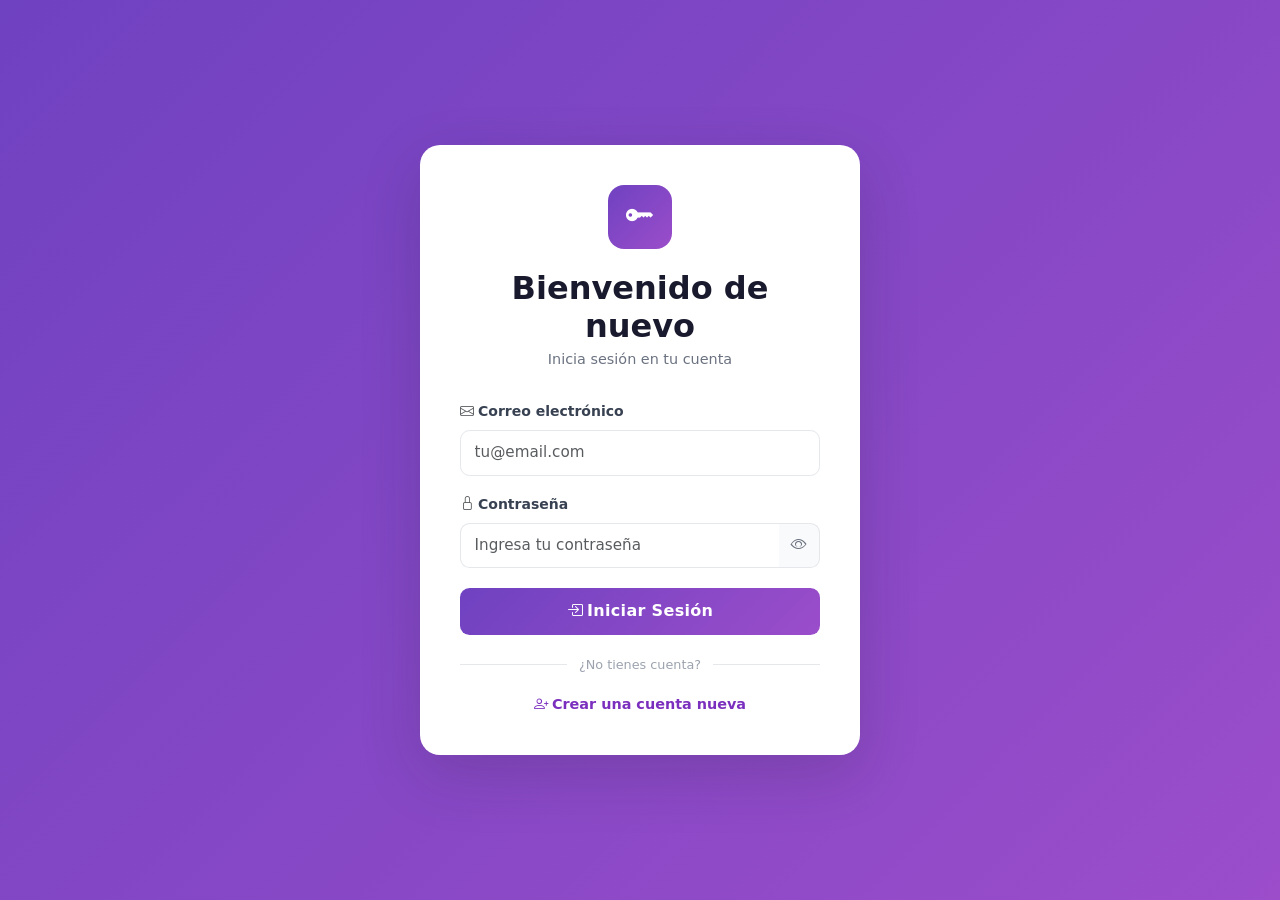
<file: auth-ui-git/index.html>
<!DOCTYPE html>
<html lang="es">
<head>
  <meta charset="UTF-8" />
  <meta name="viewport" content="width=device-width, initial-scale=1.0" />
  <title>Iniciar Sesión</title>

  <!-- Bootstrap 5 -->
  <link rel="stylesheet" href="https://cdn.jsdelivr.net/npm/bootstrap@5.3.3/dist/css/bootstrap.min.css" />
  <!-- Bootstrap Icons -->
  <link rel="stylesheet" href="https://cdn.jsdelivr.net/npm/bootstrap-icons@1.11.3/font/bootstrap-icons.min.css" />
  <!-- Custom styles -->
  <link rel="stylesheet" href="css/main.css" />
  <link rel="stylesheet" href="css/index.css"/>
</head>
<body>

  <div class="auth-card">

    <!-- Brand -->
    <div class="brand-icon">
      <i class="bi bi-key-fill"></i>
    </div>
    <h2>Bienvenido de nuevo</h2>
    <p class="subtitle">Inicia sesión en tu cuenta</p>

    <!-- Form -->
    <form id="loginForm" novalidate onsubmit="handleLogin(event)">

      <!-- Email -->
      <div class="mb-3">
        <label for="loginEmail" class="form-label">
          <i class="bi bi-envelope me-1 text-muted"></i>Correo electrónico
        </label>
        <input
          type="email"
          id="loginEmail"
          class="form-control"
          placeholder="tu@email.com"
          autocomplete="email"
          required
        />
      </div>

      <!-- Password -->
      <div class="mb-3">
        <label for="loginPassword" class="form-label">
          <i class="bi bi-lock me-1 text-muted"></i>Contraseña
        </label>
        <div class="input-group">
          <input
            type="password"
            id="loginPassword"
            class="form-control"
            placeholder="Ingresa tu contraseña"
            autocomplete="current-password"
            required
          />
          <button
            type="button"
            id="toggleLoginPwd"
            class="btn btn-toggle-pwd"
            aria-label="Mostrar / ocultar contraseña"
            onclick="togglePassword('loginPassword', 'toggleLoginPwd')"
          >
            <i class="bi bi-eye"></i>
          </button>
        </div>
      </div>

      <!-- Submit -->
      <button type="submit" id="loginBtn" class="btn btn-primary-custom mt-1">
        <span id="loginSpinner" class="btn-spinner"></span>
        <i class="bi bi-box-arrow-in-right me-1"></i>Iniciar Sesión
      </button>

    </form>

    <!-- Divider -->
    <div class="divider">¿No tienes cuenta?</div>

    <p class="text-center mb-0" style="font-size:.9rem;">
      <a href="register.html" class="auth-link">
        <i class="bi bi-person-plus me-1"></i>Crear una cuenta nueva
      </a>
    </p>

  </div>

  <!-- Bootstrap JS -->
  <script src="https://cdn.jsdelivr.net/npm/bootstrap@5.3.3/dist/js/bootstrap.bundle.min.js"></script>
  <!-- Auth logic -->
  <script src="src/main.js"></script>
  <script>
    // Redirect if already logged in
    if (typeof isLoggedIn === 'function' && isLoggedIn()) {
      redirectByRole();
    }
  </script>
</body>
</html>
</file>
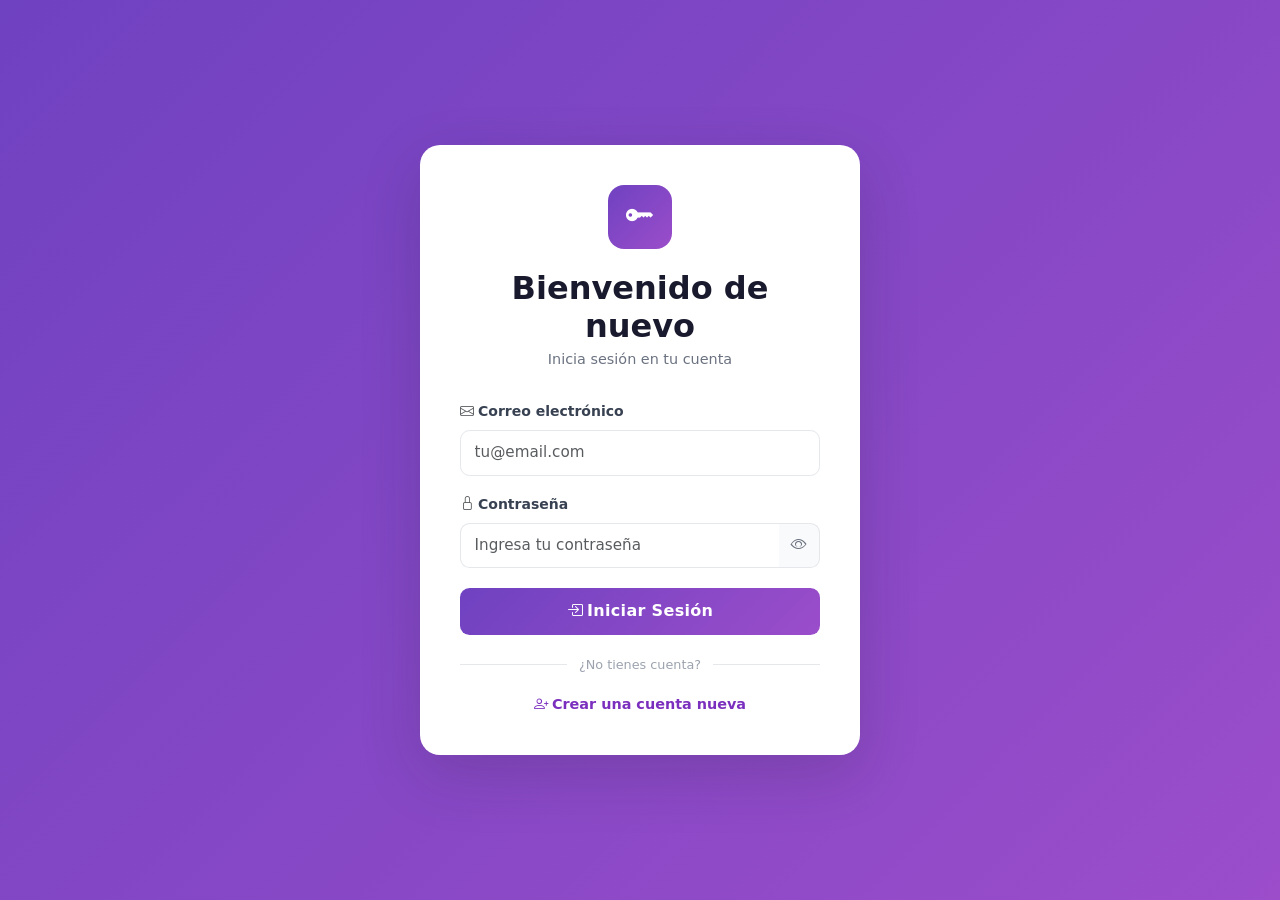
<file: auth-ui-git/admin.html>
<!DOCTYPE html>
<html lang="es">

<head>
  <meta charset="UTF-8" />
  <meta name="viewport" content="width=device-width, initial-scale=1.0" />
  <title>admin</title>

  <!-- Bootstrap 5 -->
  <link rel="stylesheet" href="https://cdn.jsdelivr.net/npm/bootstrap@5.3.3/dist/css/bootstrap.min.css" />
  <!-- Bootstrap Icons -->
  <link rel="stylesheet" href="https://cdn.jsdelivr.net/npm/bootstrap-icons@1.11.3/font/bootstrap-icons.min.css" />
  <!-- Roboto -->
  <link rel="preconnect" href="https://fonts.googleapis.com">
  <link href="https://fonts.googleapis.com/css2?family=Roboto:wght@400;500;700&display=swap" rel="stylesheet">
  <!-- Custom styles -->
  <link rel="stylesheet" href="css/main.css" />
  <link rel="stylesheet" href="css/admin.css" />
</head>

<body class="dashboard-body">

  <!-- Navbar -->
  <nav class="navbar dashboard px-3 px-md-4">
    <a class="navbar-brand" href="#">
      <i class="bi bi-boxes"></i> JAS
    </a>
    <div class="d-flex align-items-center gap-3">
      <span class="nav-user d-none d-sm-inline">
        <i class="bi bi-person-circle me-1"></i>
        <span id="navUsername">Usuario</span>
      </span>
      <button class="btn btn-logout" onclick="logout()">
        <i class="bi bi-box-arrow-right me-1"></i>Cerrar sesión
      </button>
    </div>
  </nav>

  <!-- Hero Banner -->
  <section class="welcome-hero">
    <div class="container">
      <h1 class="mb-2">
        ¡Hola, <span id="heroUsername">Usuario</span>! 👋
      </h1>
      <p class="mb-0">Has iniciado sesión correctamente. Bienvenido a tu panel de control.</p>
    </div>
  </section>

  <!-- Stats Cards -->
  <section class="cards-section">
    <div class="container">

      <!-- Stats centradas -->
      <div class="row g-4 mb-4 justify-content-center">

        <div class="col-12 col-sm-6 col-lg-4">
          <div class="card stat-card p-3">
            <div class="d-flex align-items-center gap-3">
              <div class="card-icon icon-info">
                <i class="bi bi-people-fill"></i>
              </div>
              <div>
                <div class="text-muted" style="font-size:.8rem;">Usuarios registrados</div>
                <div class="fw-bold fs-4" id="statUserCount">—</div>
              </div>
            </div>
          </div>
        </div>

        <div class="col-12 col-sm-6 col-lg-4">
          <div class="card stat-card p-3">
            <div class="d-flex align-items-center gap-3">
              <div class="card-icon icon-success">
                <i class="bi bi-shield-check-fill"></i>
              </div>
              <div>
                <div class="text-muted" style="font-size:.8rem;">Sesión Activa</div>
                <div class="fw-bold fs-4 text-success">Admin</div>
              </div>
            </div>
          </div>
        </div>

      </div>

      <!-- Información de sesión (ancho completo) -->
      <div class="card info-card p-4 mb-4">
        <h6 class="fw-bold mb-3">
          <i class="bi bi-info-circle me-2 text-primary"></i>Información de sesión
        </h6>
        <div class="row" style="font-size:.9rem;">
          <div class="col-12 col-md-6 mb-2">
            <span class="text-muted">Usuario:</span>
            <strong class="ms-2" id="infoUsername">—</strong>
          </div>
          <div class="col-12 col-md-6 mb-2">
            <span class="text-muted">Rol:</span>
            <span class="ms-2 badge badge-role text-white">Autenticado</span>
          </div>
          <div class="col-12 col-md-6 mb-2">
            <span class="text-muted">Inicio de sesión:</span>
            <strong class="ms-2" id="loginTime">—</strong>
          </div>
          <div class="col-12 col-md-6 mb-2">
            <span class="text-muted">Estado:</span>
            <span class="ms-2 text-success fw-semibold">
              <i class="bi bi-circle-fill me-1" style="font-size:.55rem;vertical-align:middle;"></i>Activo
            </span>
          </div>
        </div>
      </div>

      <!-- Gestión de usuarios -->
      <div class="card info-card p-4">

        <div class="d-flex flex-wrap justify-content-between align-items-center gap-2 mb-3">
          <h6 class="fw-bold mb-0">
            <i class="bi bi-people me-2 text-primary"></i>Usuarios registrados
          </h6>
          <button class="btn btn-primary-custom" style="width:auto; padding:.5rem 1rem;" data-bs-toggle="modal"
            data-bs-target="#userModal" onclick="openNewUser()">
            <i class="bi bi-plus-lg me-1"></i>Nuevo usuario
          </button>
        </div>

        <div class="input-group mb-3">
          <span class="input-group-text bg-white border-end-0">
            <i class="bi bi-search text-muted"></i>
          </span>
          <input type="text" id="searchUsers" class="form-control border-start-0"
            placeholder="Buscar por nombre o correo..." onkeyup="filterUsers()" />
        </div>

        <div class="table-responsive">
          <table class="table align-middle mb-0">
            <thead>
              <tr class="text-muted" style="font-size:.75rem; letter-spacing:.05em;">
                <th>NOMBRE</th>
                <th>CORREO</th>
                <th>ROL</th>
                <th class="text-end">ACCIONES</th>
              </tr>
            </thead>
            <tbody id="usersTableBody">
              <!-- Filas cargadas dinámicamente desde /api/users -->
            </tbody>
          </table>
        </div>

      </div>

    </div>
  </section>

  <!-- Modal: nuevo / editar usuario -->
  <div class="modal fade" id="userModal" tabindex="-1" aria-hidden="true">
    <div class="modal-dialog modal-dialog-centered">
      <div class="modal-content" style="border-radius:1rem; border:none;">
        <div class="modal-header border-0">
          <h5 class="modal-title fw-bold" id="userModalTitle">
            <i class="bi bi-person-plus me-2 text-primary"></i>Nuevo usuario
          </h5>
          <button type="button" class="btn-close" data-bs-dismiss="modal"></button>
        </div>
        <div class="modal-body">
          <form id="userForm" novalidate>
            <div class="mb-3" id="cedulaWrap">
              <label class="form-label">Cédula</label>
              <input type="number" id="userCedula" class="form-control" min="1" required />
            </div>
            <div class="mb-3">
              <label class="form-label">Nombre completo</label>
              <input type="text" id="userName" class="form-control" required />
            </div>
            <div class="mb-3">
              <label class="form-label">Usuario</label>
              <input type="text" id="userUsername" class="form-control" required />
            </div>
            <div class="mb-3">
              <label class="form-label">Correo electrónico</label>
              <input type="email" id="userEmail" class="form-control" required />
            </div>
            <div class="mb-3" id="passwordWrap">
              <label class="form-label">Contraseña</label>
              <input type="password" id="userPassword" class="form-control" />
            </div>
            <div class="mb-3">
              <label class="form-label">Rol</label>
              <select id="userRole" class="form-select" required>
                <option value="USER">Usuario</option>
                <option value="ADMIN">Administrador</option>
              </select>
            </div>
          </form>
        </div>
        <div class="modal-footer border-0">
          <button type="button" class="btn btn-outline-secondary" data-bs-dismiss="modal">Cancelar</button>
          <button type="button" class="btn btn-primary-custom" style="width:auto; padding:.5rem 1.25rem;"
            id="saveUserBtn">Guardar</button>
        </div>
      </div>
    </div>
  </div>

  <!-- Modal: confirmar eliminación -->
  <div class="modal fade" id="deleteModal" tabindex="-1" aria-hidden="true">
    <div class="modal-dialog modal-dialog-centered">
      <div class="modal-content" style="border-radius:1rem; border:none;">
        <div class="modal-header border-0">
          <h5 class="modal-title fw-bold text-danger">
            <i class="bi bi-exclamation-triangle me-2"></i>Eliminar usuario
          </h5>
          <button type="button" class="btn-close" data-bs-dismiss="modal"></button>
        </div>
        <div class="modal-body">
          <p class="mb-0">¿Seguro que deseas eliminar a <strong id="deleteUserName">—</strong>? Esta acción no se puede
            deshacer.</p>
        </div>
        <div class="modal-footer border-0">
          <button type="button" class="btn btn-outline-secondary" data-bs-dismiss="modal">Cancelar</button>
          <button type="button" class="btn btn-danger" id="confirmDeleteBtn">Eliminar</button>
        </div>
      </div>
    </div>
  </div>

  <!-- Footer -->
  <footer class="text-center text-muted py-4" style="font-size:.8rem;">
    &copy; 2026 JAS
  </footer>

  <!-- Bootstrap JS -->
  <script src="https://cdn.jsdelivr.net/npm/bootstrap@5.3.3/dist/js/bootstrap.bundle.min.js"></script>
  <!-- Auth + API logic -->
  <script src="src/main.js"></script>
  <script>
    requireAdmin();

    const username = getUsername();
    document.getElementById('navUsername').textContent = username;
    document.getElementById('heroUsername').textContent = username;
    document.getElementById('infoUsername').textContent = username;
    document.getElementById('loginTime').textContent = new Date().toLocaleString('es-CO');

    let users = [];          // cache de usuarios cargados
    let editingCedula = null; // null = creando, valor = editando

    const roleLabel = (r) => r === 'ADMIN' ? 'admin' : 'usuario';
    const roleBadge = (r) => r === 'ADMIN'
      ? '<span class="badge-admin">admin</span>'
      : '<span class="badge-user">usuario</span>';

    function escapeHtml(s) {
      return String(s ?? '').replace(/[&<>"']/g, c =>
        ({ '&': '&amp;', '<': '&lt;', '>': '&gt;', '"': '&quot;', "'": '&#39;' }[c]));
    }

    function renderUsers() {
      const body = document.getElementById('usersTableBody');
      if (!users.length) {
        body.innerHTML = '<tr><td colspan="4" class="text-center text-muted py-3">Sin usuarios.</td></tr>';
        return;
      }
      body.innerHTML = users.map(u => `
        <tr data-email="${escapeHtml(u.email)}">
          <td>${escapeHtml(u.name)}</td>
          <td>${escapeHtml(u.email)}</td>
          <td>${roleBadge(u.role)}</td>
          <td class="text-end">
            <button class="btn btn-icon-edit" title="Editar" onclick="openEditUser(${u.cedula})"><i class="bi bi-pencil"></i></button>
            <button class="btn btn-icon-delete" title="Eliminar" onclick="confirmDelete(${u.cedula})"><i class="bi bi-trash"></i></button>
          </td>
        </tr>`).join('');
    }

    async function loadUsers() {
      try {
        users = await apiFetch('/users');
        renderUsers();
        const counter = document.getElementById('statUserCount');
        if (counter) counter.textContent = users.length;
      } catch (err) {
        mostrarAlerta(err.message, 'error');
      }
    }
    loadUsers();

    function filterUsers() {
      const q = document.getElementById('searchUsers').value.toLowerCase();
      document.querySelectorAll('#usersTableBody tr').forEach(row => {
        row.style.display = row.textContent.toLowerCase().includes(q) ? '' : 'none';
      });
    }

    function openNewUser() {
      editingCedula = null;
      document.getElementById('userModalTitle').innerHTML =
        '<i class="bi bi-person-plus me-2 text-primary"></i>Nuevo usuario';
      document.getElementById('userForm').reset();
      document.getElementById('cedulaWrap').style.display = '';
      document.getElementById('userCedula').disabled = false;
      document.getElementById('passwordWrap').style.display = '';
    }

    function openEditUser(cedula) {
      const u = users.find(x => x.cedula === cedula);
      if (!u) return;
      editingCedula = cedula;
      document.getElementById('userModalTitle').innerHTML =
        '<i class="bi bi-pencil-square me-2 text-primary"></i>Editar usuario';
      document.getElementById('userCedula').value = u.cedula;
      document.getElementById('userCedula').disabled = true;
      document.getElementById('userName').value = u.name;
      document.getElementById('userUsername').value = u.username;
      document.getElementById('userEmail').value = u.email;
      document.getElementById('userRole').value = u.role;
      document.getElementById('passwordWrap').style.display = 'none';
      new bootstrap.Modal(document.getElementById('userModal')).show();
    }

    document.getElementById('saveUserBtn').onclick = async () => {
      const cedula = document.getElementById('userCedula').value.trim();
      const name = document.getElementById('userName').value.trim();
      const usernameV = document.getElementById('userUsername').value.trim();
      const email = document.getElementById('userEmail').value.trim();
      const password = document.getElementById('userPassword').value;
      const role = document.getElementById('userRole').value;
      const btn = document.getElementById('saveUserBtn');

      try {
        btn.disabled = true;
        if (editingCedula === null) {
          await apiFetch('/users', {
            method: 'POST',
            body: JSON.stringify({ cedula: Number(cedula), name, username: usernameV, email, password, role }),
          });
        } else {
          await apiFetch(`/users/${editingCedula}`, {
            method: 'PUT',
            body: JSON.stringify({ name, username: usernameV, email, role }),
          });
        }
        bootstrap.Modal.getInstance(document.getElementById('userModal')).hide();
        await loadUsers();
      } catch (err) {
        mostrarAlerta(err.message, 'error');
      } finally {
        btn.disabled = false;
      }
    };

    function confirmDelete(cedula) {
      const u = users.find(x => x.cedula === cedula);
      if (!u) return;
      if (u.email === getEmail()) {
        mostrarAlerta('No puedes eliminar tu propia cuenta.', 'error');
        return;
      }
      document.getElementById('deleteUserName').textContent = u.name;
      document.getElementById('confirmDeleteBtn').onclick = async () => {
        try {
          await apiFetch(`/users/${cedula}`, { method: 'DELETE' });
          bootstrap.Modal.getInstance(document.getElementById('deleteModal')).hide();
          await loadUsers();
        } catch (err) {
          mostrarAlerta(err.message, 'error');
        }
      };
      new bootstrap.Modal(document.getElementById('deleteModal')).show();
    }
  </script>
</body>

</html>
</file>
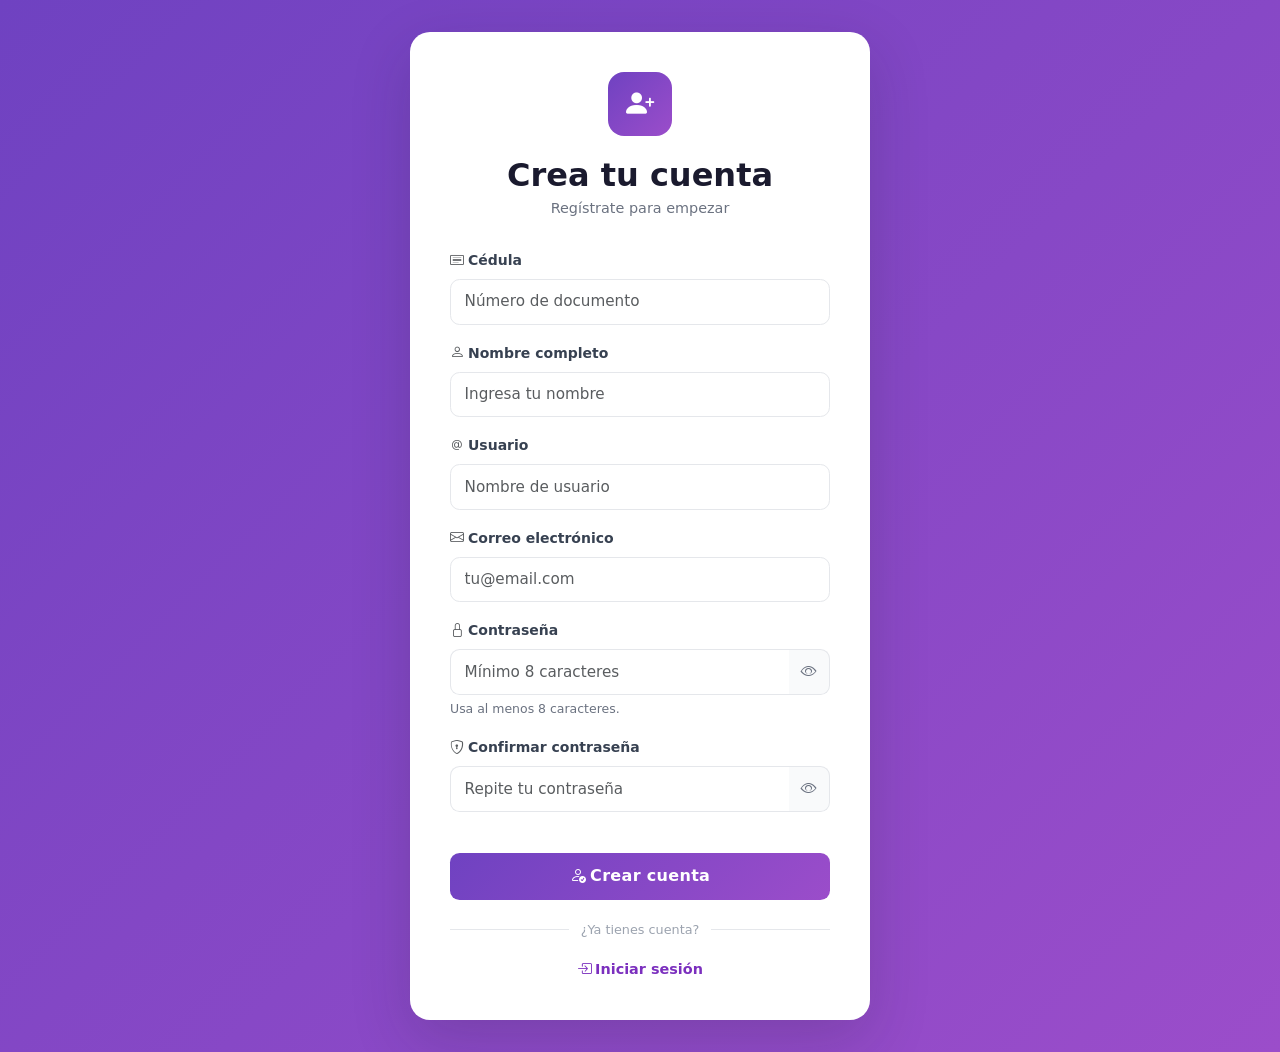
<file: auth-ui-git/register.html>
<!DOCTYPE html>
<html lang="es">
<head>
  <meta charset="UTF-8" />
  <meta name="viewport" content="width=device-width, initial-scale=1.0" />
  <title>Crear cuenta · JAS</title>

  <!-- Bootstrap 5 -->
  <link rel="stylesheet" href="https://cdn.jsdelivr.net/npm/bootstrap@5.3.3/dist/css/bootstrap.min.css" />
  <!-- Bootstrap Icons -->
  <link rel="stylesheet" href="https://cdn.jsdelivr.net/npm/bootstrap-icons@1.11.3/font/bootstrap-icons.min.css" />
  <!-- Custom styles -->
  <link rel="stylesheet" href="css/main.css" />
  <link rel="stylesheet" href="css/index.css" />
  <link rel="stylesheet" href="css/register.css" />
</head>
<body>

  <div class="auth-card">

    <!-- Brand -->
    <div class="brand-icon">
      <i class="bi bi-person-plus-fill"></i>
    </div>
    <h2>Crea tu cuenta</h2>
    <p class="subtitle">Regístrate para empezar</p>

    <!-- Form -->
    <form id="registerForm" novalidate onsubmit="handleRegister(event)">

      <!-- Cédula -->
      <div class="mb-3">
        <label for="registerCedula" class="form-label">
          <i class="bi bi-card-text me-1 text-muted"></i>Cédula
        </label>
        <input
          type="number"
          id="registerCedula"
          class="form-control"
          placeholder="Número de documento"
          min="1"
          required
        />
      </div>

      <!-- Nombre -->
      <div class="mb-3">
        <label for="registerName" class="form-label">
          <i class="bi bi-person me-1 text-muted"></i>Nombre completo
        </label>
        <input
          type="text"
          id="registerName"
          class="form-control"
          placeholder="Ingresa tu nombre"
          autocomplete="name"
          required
        />
      </div>

      <!-- Usuario -->
      <div class="mb-3">
        <label for="registerUsername" class="form-label">
          <i class="bi bi-at me-1 text-muted"></i>Usuario
        </label>
        <input
          type="text"
          id="registerUsername"
          class="form-control"
          placeholder="Nombre de usuario"
          autocomplete="username"
          required
        />
      </div>

      <!-- Correo -->
      <div class="mb-3">
        <label for="registerEmail" class="form-label">
          <i class="bi bi-envelope me-1 text-muted"></i>Correo electrónico
        </label>
        <input
          type="email"
          id="registerEmail"
          class="form-control"
          placeholder="tu@email.com"
          autocomplete="email"
          required
        />
      </div>

      <!-- Contraseña -->
      <div class="mb-3">
        <label for="registerPassword" class="form-label">
          <i class="bi bi-lock me-1 text-muted"></i>Contraseña
        </label>
        <div class="input-group">
          <input
            type="password"
            id="registerPassword"
            class="form-control"
            placeholder="Mínimo 8 caracteres"
            autocomplete="new-password"
            minlength="8"
            required
          />
          <button
            type="button"
            id="togglePwd"
            class="btn btn-toggle-pwd"
            aria-label="Mostrar / ocultar contraseña"
            onclick="togglePassword('registerPassword', 'togglePwd')"
          >
            <i class="bi bi-eye"></i>
          </button>
        </div>
        <small class="form-hint">Usa al menos 8 caracteres.</small>
      </div>

      <!-- Confirmar contraseña -->
      <div class="mb-3">
        <label for="registerPasswordConfirm" class="form-label">
          <i class="bi bi-shield-lock me-1 text-muted"></i>Confirmar contraseña
        </label>
        <div class="input-group">
          <input
            type="password"
            id="registerPasswordConfirm"
            class="form-control"
            placeholder="Repite tu contraseña"
            autocomplete="new-password"
            required
          />
          <button
            type="button"
            id="togglePwd2"
            class="btn btn-toggle-pwd"
            aria-label="Mostrar / ocultar contraseña"
            onclick="togglePassword('registerPasswordConfirm', 'togglePwd2')"
          >
            <i class="bi bi-eye"></i>
          </button>
        </div>
        <small id="matchHint" class="form-hint"></small>
      </div>

      <!-- Submit -->
      <button type="submit" id="registerBtn" class="btn btn-primary-custom mt-1">
        <span id="registerSpinner" class="btn-spinner"></span>
        <i class="bi bi-person-check me-1"></i>Crear cuenta
      </button>

    </form>

    <!-- Divider -->
    <div class="divider">¿Ya tienes cuenta?</div>

    <p class="text-center mb-0" style="font-size:.9rem;">
      <a href="index.html" class="auth-link">
        <i class="bi bi-box-arrow-in-right me-1"></i>Iniciar sesión
      </a>
    </p>

  </div>

  <!-- Bootstrap JS -->
  <script src="https://cdn.jsdelivr.net/npm/bootstrap@5.3.3/dist/js/bootstrap.bundle.min.js"></script>
  <!-- Auth logic (togglePassword + handleRegister live here) -->
  <script src="src/main.js"></script>
  <script>
    // Redirect if already logged in
    if (typeof isLoggedIn === 'function' && isLoggedIn()) {
      redirectByRole();
    }

    // Validación viva de coincidencia de contraseñas
    const pwd  = document.getElementById('registerPassword');
    const pwd2 = document.getElementById('registerPasswordConfirm');
    const hint = document.getElementById('matchHint');

    function checkMatch() {
      if (!pwd2.value) { hint.textContent = ''; hint.className = 'form-hint'; return; }
      if (pwd.value === pwd2.value) {
        hint.textContent = 'Las contraseñas coinciden.';
        hint.className = 'form-hint text-success';
      } else {
        hint.textContent = 'Las contraseñas no coinciden.';
        hint.className = 'form-hint text-danger';
      }
    }
    pwd.addEventListener('input', checkMatch);
    pwd2.addEventListener('input', checkMatch);
  </script>
</body>
</html>
</file>
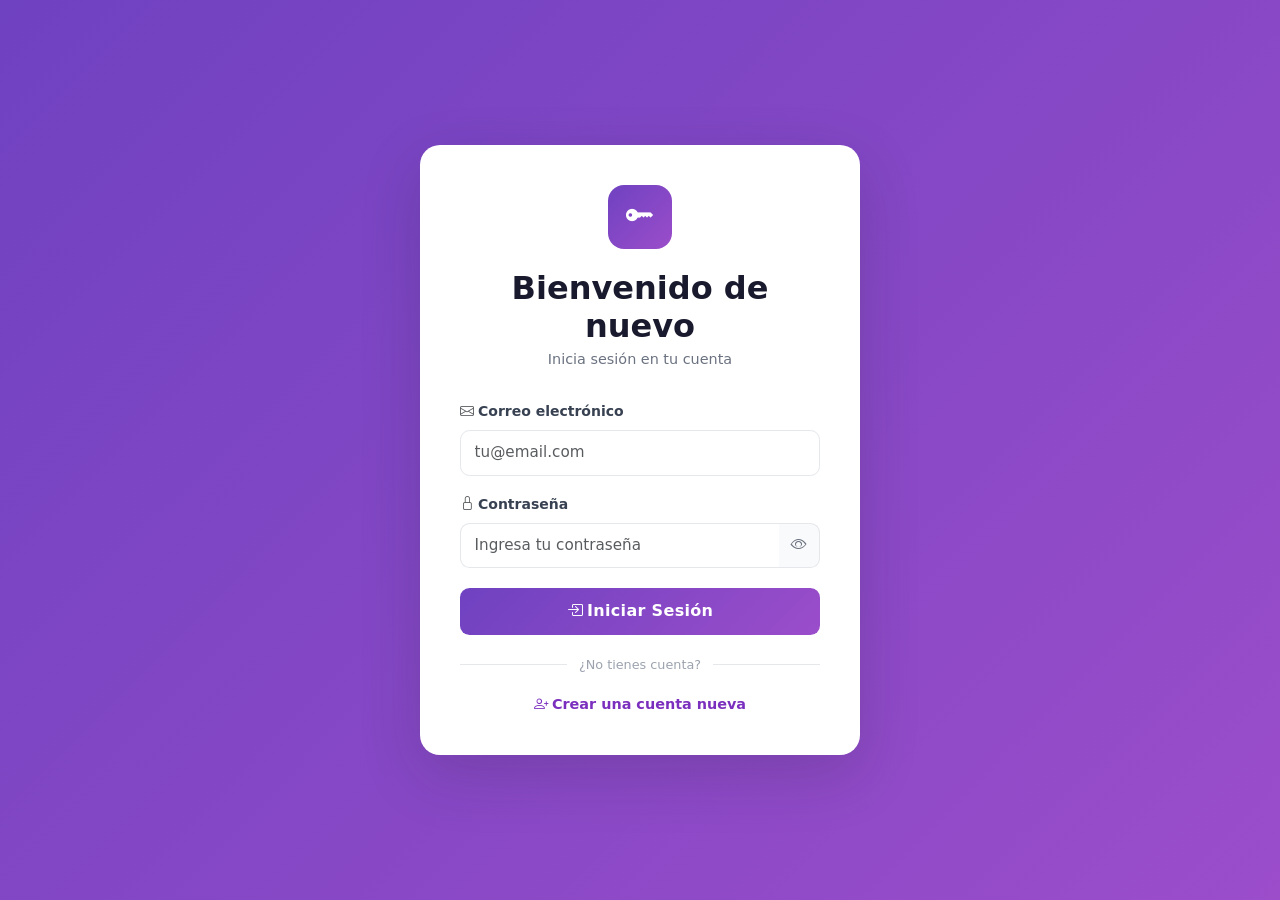
<file: auth-ui-git/user.html>
<!DOCTYPE html>
<html lang="es">
<head>
  <meta charset="UTF-8" />
  <meta name="viewport" content="width=device-width, initial-scale=1.0" />
  <title>Mi cuenta · JAS</title>

  <!-- Bootstrap 5 -->
  <link rel="stylesheet" href="https://cdn.jsdelivr.net/npm/bootstrap@5.3.3/dist/css/bootstrap.min.css" />
  <!-- Bootstrap Icons -->
  <link rel="stylesheet" href="https://cdn.jsdelivr.net/npm/bootstrap-icons@1.11.3/font/bootstrap-icons.min.css" />
  <!-- Roboto -->
  <link rel="preconnect" href="https://fonts.googleapis.com">
  <link href="https://fonts.googleapis.com/css2?family=Roboto:wght@400;500;700&display=swap" rel="stylesheet">
  <!-- Custom styles -->
  <link rel="stylesheet" href="css/main.css" />
  <link rel="stylesheet" href="css/admin.css" />
  <link rel="stylesheet" href="css/user.css" />
</head>
<body class="dashboard-body user-body">

  <!-- Navbar -->
  <nav class="navbar dashboard-navbar px-3 px-md-4">
    <a class="navbar-brand d-flex align-items-center" href="#">
      <i class="bi bi-boxes me-2"></i>JAS
    </a>
    <div class="d-flex align-items-center gap-2">
      <button class="btn btn-nav-action active" data-bs-toggle="modal" data-bs-target="#profileModal">
        <i class="bi bi-person-circle me-1"></i>Profile
      </button>
      <button class="btn btn-nav-icon" title="Notificaciones">
        <i class="bi bi-bell"></i>
      </button>
      <button class="btn btn-nav-icon" title="Cerrar sesión" onclick="logout()">
        <i class="bi bi-box-arrow-right"></i>
      </button>
      <span class="nav-avatar" id="navAvatar">JG</span>
    </div>
  </nav>

  <!-- Contenido -->
  <section class="container user-container py-4">

    <!-- Bienvenida -->
    <div class="mb-4">
      <h1 class="welcome-title mb-1">
        Bienvenido, <span id="userName">Juan García</span> 👋
      </h1>
      <p class="text-muted mb-0 welcome-sub">
        <span id="todayDate">—</span> · Rol: <span id="userRole">usuario</span>
      </p>
    </div>

    <!-- Tarjetas resumen -->
    <div class="row g-3 mb-4">
      <div class="col-12 col-md-4">
        <div class="card summary-card p-4 text-center">
          <div class="summary-value" id="memberSince">Mar 25</div>
          <div class="summary-label">Miembro desde</div>
        </div>
      </div>
      <div class="col-12 col-md-4">
        <div class="card summary-card p-4 text-center">
          <div class="summary-value" id="lastAccess">Hoy</div>
          <div class="summary-label">Último acceso</div>
        </div>
      </div>
      <div class="col-12 col-md-4">
        <div class="card summary-card p-4 text-center">
          <div class="summary-value text-success">Activo</div>
          <div class="summary-label">Estado</div>
        </div>
      </div>
    </div>

    <!-- Información de la cuenta -->
    <div class="card info-card p-4">
      <div class="d-flex justify-content-between align-items-center mb-3">
        <h6 class="fw-bold mb-0">Información de la cuenta</h6>
        <button class="btn btn-link-edit p-0" data-bs-toggle="modal" data-bs-target="#profileModal">
          <i class="bi bi-pencil me-1"></i>Editar
        </button>
      </div>
      <div class="account-row">
        <span class="text-muted">Nombre</span>
        <strong id="accountName">Juan García</strong>
      </div>
      <div class="account-row">
        <span class="text-muted">Correo</span>
        <strong id="accountEmail">juan@email.com</strong>
      </div>
      <div class="account-row">
        <span class="text-muted">Rol</span>
        <span class="badge-user" id="accountRole">usuario</span>
      </div>
    </div>
  </section>

  <!-- Modal: editar perfil -->
  <div class="modal fade" id="profileModal" tabindex="-1" aria-hidden="true">
    <div class="modal-dialog modal-dialog-centered">
      <div class="modal-content user-modal">
        <div class="modal-header border-0">
          <h5 class="modal-title fw-bold">
            <i class="bi bi-pencil me-2 text-primary"></i>Editar perfil
          </h5>
          <button type="button" class="btn-close" data-bs-dismiss="modal"></button>
        </div>
        <div class="modal-body">
          <form id="profileForm" novalidate>
            <div class="mb-3">
              <label class="form-label">Nombre completo</label>
              <input type="text" id="editName" class="form-control" required />
            </div>
            <div class="mb-3">
              <label class="form-label">Correo electrónico</label>
              <input type="email" id="editEmail" class="form-control" required />
            </div>
            <hr class="my-3" />
            <p class="text-muted mb-2" style="font-size:.85rem;">Para cambiar la contraseña, completa ambos campos.</p>
            <div class="mb-3">
              <label class="form-label">Contraseña actual</label>
              <input type="password" id="editCurrentPassword" class="form-control" placeholder="••••••••" />
            </div>
            <div class="mb-3">
              <label class="form-label">Nueva contraseña (opcional)</label>
              <input type="password" id="editPassword" class="form-control" placeholder="••••••••" />
            </div>
          </form>
        </div>
        <div class="modal-footer border-0 d-flex justify-content-between">
          <button type="button" class="btn btn-danger-outline" id="deleteAccountBtn">
            <i class="bi bi-trash me-1"></i>Dar de baja
          </button>
          <div class="d-flex gap-2">
            <button type="button" class="btn btn-outline-secondary" data-bs-dismiss="modal">Cancelar</button>
            <button type="button" class="btn btn-primary-custom btn-save" id="saveProfileBtn">Guardar</button>
          </div>
        </div>
      </div>
    </div>
  </div>

  <!-- Modal: confirmar dar de baja -->
  <div class="modal fade" id="deleteAccountModal" tabindex="-1" aria-hidden="true">
    <div class="modal-dialog modal-dialog-centered">
      <div class="modal-content user-modal">
        <div class="modal-header border-0">
          <h5 class="modal-title fw-bold text-danger">
            <i class="bi bi-exclamation-triangle me-2"></i>Dar de baja la cuenta
          </h5>
          <button type="button" class="btn-close" data-bs-dismiss="modal"></button>
        </div>
        <div class="modal-body">
          <p class="mb-0">¿Estás seguro de eliminar tu cuenta? Esta acción no se puede deshacer.</p>
        </div>
        <div class="modal-footer border-0">
          <button type="button" class="btn btn-outline-secondary" data-bs-dismiss="modal">Cancelar</button>
          <button type="button" class="btn btn-danger" id="confirmDeleteAccount">Eliminar mi cuenta</button>
        </div>
      </div>
    </div>
  </div>

  <!-- Footer -->
  <footer class="text-center text-muted py-4" style="font-size:.8rem;">
    &copy; 2026 JAS
  </footer>

  <!-- Bootstrap JS -->
  <script src="https://cdn.jsdelivr.net/npm/bootstrap@5.3.3/dist/js/bootstrap.bundle.min.js"></script>
  <!-- Auth + API logic -->
  <script src="src/main.js"></script>
  <script>
    requireAuth();

    // Estado actual cargado desde la API
    let user = { name: '', username: '', email: '', role: '' };

    const fmtDate = (iso) => iso
      ? new Date(iso).toLocaleDateString('es-CO', { day: 'numeric', month: 'short', year: 'numeric' })
      : '—';

    function paint() {
      document.getElementById('userName').textContent     = user.name;
      document.getElementById('userRole').textContent     = user.role;
      document.getElementById('accountName').textContent  = user.name;
      document.getElementById('accountEmail').textContent = user.email;
      document.getElementById('accountRole').textContent  = user.role;
      document.getElementById('memberSince').textContent  = fmtDate(user.createdAt);
      document.getElementById('lastAccess').textContent   = fmtDate(user.lastLogin);
      document.getElementById('navAvatar').textContent    = initials(user.name);
    }

    // Fecha de hoy
    document.getElementById('todayDate').textContent =
      new Date().toLocaleDateString('es-CO', { weekday: 'long', day: 'numeric', month: 'long', year: 'numeric' });

    // Cargar cuenta
    async function loadAccount() {
      try {
        user = await apiFetch('/users/me');
        paint();
      } catch (err) {
        mostrarAlerta(err.message, 'error');
      }
    }
    loadAccount();

    // Precargar modal al abrir
    document.getElementById('profileModal').addEventListener('show.bs.modal', () => {
      document.getElementById('editName').value            = user.name;
      document.getElementById('editEmail').value           = user.email;
      document.getElementById('editCurrentPassword').value = '';
      document.getElementById('editPassword').value        = '';
    });

    // Guardar perfil (y opcionalmente cambiar contraseña)
    document.getElementById('saveProfileBtn').onclick = async () => {
      const name    = document.getElementById('editName').value.trim();
      const email   = document.getElementById('editEmail').value.trim();
      const current = document.getElementById('editCurrentPassword').value;
      const newPwd  = document.getElementById('editPassword').value;
      const btn     = document.getElementById('saveProfileBtn');

      try {
        btn.disabled = true;
        user = await apiFetch('/users/me', {
          method: 'PUT',
          body: JSON.stringify({ name, username: user.username, email }),
        });

        if (newPwd) {
          if (!current) { mostrarAlerta('Ingresa tu contraseña actual para cambiarla.', 'error'); btn.disabled = false; return; }
          await apiFetch('/users/me/password', {
            method: 'PUT',
            body: JSON.stringify({ currentPassword: current, newPassword: newPwd }),
          });
        }

        // Mantener la sesión coherente con los nuevos datos
        saveSession({ token: getToken(), username: user.username, email: user.email, role: user.role });
        paint();
        bootstrap.Modal.getInstance(document.getElementById('profileModal')).hide();
      } catch (err) {
        mostrarAlerta(err.message, 'error');
      } finally {
        btn.disabled = false;
      }
    };

    // Dar de baja
    document.getElementById('deleteAccountBtn').onclick = () => {
      bootstrap.Modal.getInstance(document.getElementById('profileModal')).hide();
      new bootstrap.Modal(document.getElementById('deleteAccountModal')).show();
    };
    document.getElementById('confirmDeleteAccount').onclick = async () => {
      try {
        await apiFetch('/users/me', { method: 'DELETE' });
        logout();
      } catch (err) {
        mostrarAlerta(err.message, 'error');
      }
    };
  </script>
</body>
</html>
</file>
<file: auth-ui-git/css/index.css>
/* ===== Base para Login ===== */
body {
  min-height: 100vh;
  background: linear-gradient(135deg, var(--bg-gradient-start) 0%, var(--bg-gradient-end) 100%);
  display: flex;
  align-items: center;
  justify-content: center;
  font-family: var(--font-sans);
  color: var(--dark);
}

/* ===== Auth Card ===== */
.auth-card {
  background: #ffffff;
  border-radius: 1.25rem;
  box-shadow: var(--card-shadow);
  padding: 2.5rem;
  width: 100%;
  max-width: 440px;
  animation: slideUp 0.4s ease;
}

.auth-card .brand-icon {
  width: 64px;
  height: 64px;
  background: linear-gradient(135deg, var(--bg-gradient-start), var(--bg-gradient-end));
  border-radius: 1rem;
  display: flex;
  align-items: center;
  justify-content: center;
  margin: 0 auto 1.25rem;
}

.auth-card .brand-icon i {
  font-size: 1.75rem;
  color: #ffffff;
}

.auth-card h2 {
  font-weight: 700;
  color: var(--dark);
  text-align: center;
  margin-bottom: 0.25rem;
}

.auth-card .subtitle {
  text-align: center;
  color: #6b7280;
  font-size: 0.9rem;
  margin-bottom: 1.75rem;
}

/* ===== Elementos del Formulario de Login ===== */
.input-group .form-control {
  border-right: none;
}

.input-group .btn-toggle-pwd {
  border: 1.5px solid #e5e7eb;
  border-left: none;
  border-radius: 0 0.6rem 0.6rem 0;
  background: #f9fafb;
  color: #6b7280;
  transition: color 0.2s;
}

.input-group .btn-toggle-pwd:hover {
  color: var(--primary);
}

.input-group:focus-within .btn-toggle-pwd {
  border-color: var(--primary);
}

/* ===== Divider ===== */
.divider {
  display: flex;
  align-items: center;
  gap: 0.75rem;
  color: #9ca3af;
  font-size: 0.8rem;
  margin: 1.25rem 0;
}

.divider::before,
.divider::after {
  content: '';
  flex: 1;
  height: 1px;
  background: #e5e7eb;
}

/* ===== Link ===== */
.auth-link {
  color: var(--primary);
  font-weight: 600;
  text-decoration: none;
}

.auth-link:hover {
  color: var(--primary-hover);
  text-decoration: underline;
}

/* ===== Alert ===== */
.alert-auth {
  border-radius: 0.6rem;
  font-size: 0.875rem;
  padding: 0.65rem 0.9rem;
  display: none;
}

/* ===== Spinner ===== */
.btn-spinner {
  display: none;
  width: 1rem;
  height: 1rem;
  border: 2px solid rgba(255, 255, 255, 0.4);
  border-top-color: #fff;
  border-radius: 50%;
  animation: spin 0.6s linear infinite;
  margin-right: 0.5rem;
}

/* ===== Responsive Login ===== */
@media (max-width: 480px) {
  .auth-card {
    margin: 1rem;
    padding: 1.75rem 1.25rem;
  }
}
</file>
<file: auth-ui-git/css/admin.css>
/* ===== Dashboard Base ===== */
body.dashboard-body {
  background: #f3f4f6;
  display: block;
  align-items: unset;
  justify-content: unset;
}

/* ===== Navbar ===== */
.dashboard-navbar {
  background: linear-gradient(135deg, var(--bg-gradient-start) 0%, var(--bg-gradient-end) 100%);
  box-shadow: 0 2px 12px rgba(26, 26, 46, 0.18);
}

.dashboard-navbar .navbar-brand {
  font-weight: 700;
  font-size: 1.25rem;
  color: #fff !important;
  letter-spacing: 0.02em;
}

.dashboard-navbar .nav-user {
  color: rgba(255, 255, 255, 0.9) !important;
  font-size: 0.9rem;
}

.dashboard-navbar .btn-logout {
  background: rgba(255, 255, 255, 0.15);
  border: 1.5px solid rgba(255, 255, 255, 0.4);
  color: #fff;
  border-radius: 0.5rem;
  padding: 0.3rem 0.9rem;
  font-size: 0.875rem;
  font-weight: 600;
  transition: background 0.2s;
}

.dashboard-navbar .btn-logout:hover {
  background: rgba(255, 255, 255, 0.28);
  color: #fff;
}

/* ===== Hero Banner ===== */
.welcome-hero {
  background: linear-gradient(135deg, var(--bg-gradient-start), var(--bg-gradient-end));
  color: #fff;
  padding: 3.5rem 1.5rem 5rem;
  text-align: center;
}

.welcome-hero h1 {
  font-size: 2.2rem;
  font-weight: 800;
}

.welcome-hero p {
  font-size: 1.05rem;
  opacity: 0.88;
}

/* ===== Content Sections & Cards ===== */
.cards-section {
  margin-top: -3rem;
  padding: 0 1rem 3rem;
}

.stat-card {
  border: none;
  border-radius: 1rem;
  box-shadow: 0 4px 20px rgba(26, 26, 46, 0.08);
  transition: transform 0.2s, box-shadow 0.2s;
}

.stat-card:hover {
  transform: translateY(-4px);
  box-shadow: 0 8px 30px rgba(26, 26, 46, 0.14);
}

.stat-card .card-icon {
  width: 52px;
  height: 52px;
  border-radius: 0.8rem;
  display: flex;
  align-items: center;
  justify-content: center;
  font-size: 1.4rem;
}

.info-card {
  border: none;
  border-radius: 1rem;
  box-shadow: 0 4px 20px rgba(26, 26, 46, 0.08);
}

/* Variantes suaves de iconos en el mismo rango morado */
.card-icon.icon-primary { background: var(--primary-soft); color: var(--primary); }
.card-icon.icon-secondary { background: #ead7f5; color: var(--secondary); }
.card-icon.icon-info { background: #d7caee; color: var(--info); }
.card-icon.icon-success { background: #c3e6cb; color: #1e7e34; }
.card-icon.icon-warning { background: #ffeeba; color: #d39e00; }
.card-icon.icon-danger { background: #f5c6cb; color: #bd2130; }

/* ===== Badges de Rol ===== */
.info-card .badge-role {
  background: linear-gradient(135deg, var(--bg-gradient-start), var(--bg-gradient-end));
  font-size: 0.8rem;
  padding: 0.35em 0.75em;
  border-radius: 0.4rem;
}

.badge-admin {
  background: #f5c6cb;
  color: #bd2130;
  font-weight: 600;
  padding: 0.3em 0.7em;
  border-radius: 1rem;
  font-size: 0.75rem;
}

.badge-user {
  background: var(--primary-soft);
  color: var(--primary-text-soft);
  font-weight: 600;
  padding: 0.3em 0.7em;
  border-radius: 1rem;
  font-size: 0.75rem;
}

/* ===== Responsive Dashboard ===== */
@media (max-width: 480px) {
  .welcome-hero h1 {
    font-size: 1.6rem;
  }
}
</file>
<file: auth-ui-git/css/register.css>
.form-hint {
  display: block;
  margin-top: 0.35rem;
  font-size: 0.78rem;
  color: #6b7280;
  min-height: 1rem;
}

.form-hint.text-success { color: var(--success); font-weight: 500; }
.form-hint.text-danger  { color: var(--danger);  font-weight: 500; }

.auth-card {
  max-width: 460px;
}

body {
  align-items: flex-start;
  padding: 2rem 1rem;
}
</file>
<file: auth-ui-git/css/user.css>
/* ===== User Dashboard ===== */
/* Reutiliza: .dashboard-body, .dashboard-navbar, .info-card, .badge-user (admin.css)
              .form-control, .btn-primary-custom, variables (main.css) */

body.user-body {
  font-family: var(--font-sans);
}

.user-container {
  max-width: 920px;
}

/* ===== Navbar interno (acciones) ===== */
.btn-nav-action {
  background: rgba(255, 255, 255, 0.15);
  border: 1.5px solid rgba(255, 255, 255, 0.4);
  color: #fff;
  border-radius: 0.6rem;
  padding: 0.35rem 0.85rem;
  font-size: 0.875rem;
  font-weight: 600;
  transition: background 0.2s, transform 0.1s;
}

.btn-nav-action:hover,
.btn-nav-action.active {
  background: rgba(255, 255, 255, 0.28);
  color: #fff;
}

.btn-nav-icon {
  width: 52px;
  height: 52px;
  display: inline-flex;
  align-items: center;
  justify-content: center;
  border-radius: 50%;
  background: rgba(255, 255, 255, 0.15);
  border: 1.5px solid rgba(255, 255, 255, 0.4);
  color: #fff;
  font-size: 1.4rem;
  transition: background 0.2s;
}

.btn-nav-icon:hover {
  background: rgba(255, 255, 255, 0.28);
  color: #fff;
}

.nav-avatar {
  width: 38px;
  height: 38px;
  display: inline-flex;
  align-items: center;
  justify-content: center;
  border-radius: 50%;
  background: #fff;
  color: var(--primary);
  font-weight: 700;
  font-size: 0.85rem;
  letter-spacing: 0.02em;
}

/* ===== Bienvenida ===== */
.welcome-title {
  font-size: 1.6rem;
  color: #1a1a2e;
}

.welcome-sub {
  font-size: 0.9rem;
}

/* ===== Tarjetas resumen ===== */
.summary-card {
  border: 1.5px solid #e9ecef;
  border-radius: 1rem;
  background: #fff;
  box-shadow: 0 4px 18px rgba(26, 26, 46, 0.05);
  transition: transform 0.2s, box-shadow 0.2s, border-color 0.2s;
}

.summary-card:hover {
  transform: translateY(-3px);
  box-shadow: 0 10px 28px rgba(26, 26, 46, 0.10);
  border-color: var(--primary-border-soft);
}

.summary-value {
  font-size: 1.6rem;
  font-weight: 700;
  color: #1a1a2e;
  line-height: 1.2;
}

.summary-label {
  font-size: 0.85rem;
  color: #6b7280;
  margin-top: 0.35rem;
}

/* ===== Información de la cuenta ===== */
.account-row {
  display: flex;
  justify-content: space-between;
  align-items: center;
  padding: 0.7rem 0;
  border-bottom: 1px solid #f1f3f5;
  font-size: 0.95rem;
}

.account-row:last-child {
  border-bottom: none;
}

.btn-link-edit {
  color: var(--primary);
  font-weight: 600;
  font-size: 0.875rem;
  text-decoration: none;
  border: none;
  background: transparent;
}

.btn-link-edit:hover {
  color: var(--primary-hover);
  text-decoration: underline;
}

/* ===== Modal ===== */
.user-modal {
  border: none;
  border-radius: 1rem;
  box-shadow: var(--card-shadow);
}

.btn-save {
  width: auto;
  padding: 0.5rem 1.25rem;
}

/* ===== Botón Dar de baja (outline danger custom) ===== */
.btn-danger-outline {
  border: 1.5px solid var(--danger);
  color: var(--danger);
  background: transparent;
  border-radius: 0.6rem;
  padding: 0.45rem 0.9rem;
  font-weight: 600;
  font-size: 0.875rem;
  transition: background 0.2s, color 0.2s;
}

.btn-danger-outline:hover {
  background: var(--danger);
  color: #fff;
}

/* ===== Responsive ===== */
@media (max-width: 576px) {
  .welcome-title {
    font-size: 1.3rem;
  }
  .summary-value {
    font-size: 1.4rem;
  }
  .account-row {
    flex-direction: column;
    align-items: flex-start;
    gap: 0.2rem;
  }
}
</file>
<file: auth-ui-git/css/main.css>
/* ===== Variables (alineadas a bootstrap.min.css del proyecto) ===== */
:root {
  --primary: #7B2FBE;
  --primary-hover: #612595;
  --primary-active: #5a228b;
  --secondary: #9b4dca;
  --secondary-hover: #8134b0;
  --info: #6f42c1;
  --success: #28a745;
  --warning: #ffc107;
  --danger: #dc3545;
  --dark: #1a1a2e;

  /* Tonos suaves del mismo gradiente */
  --primary-soft: #dac5ed;
  --primary-border-soft: #ba93dd;
  --primary-text-soft: #401863;

  /* Gradiente principal (dentro de la familia morada) */
  --bg-gradient-start: #6f42c1;
  --bg-gradient-end: #9b4dca;

  --card-shadow: 0 20px 60px rgba(26, 26, 46, 0.18);
  --input-focus: rgba(123, 47, 190, 0.25);

  --font-sans: 'Roboto', system-ui, -apple-system, 'Segoe UI', sans-serif;
}

/* ===== Form Controls (Compartido si se usan formularios en modales de Admin) ===== */
.form-label {
  font-weight: 600;
  color: #374151;
  font-size: 0.875rem;
}

.form-control {
  border-radius: 0.6rem;
  border: 1.5px solid #e5e7eb;
  padding: 0.65rem 0.85rem;
  font-size: 0.95rem;
  transition: border-color 0.2s, box-shadow 0.2s;
}

.form-control:focus {
  border-color: var(--primary);
  box-shadow: 0 0 0 3px var(--input-focus);
}

/* ===== Primary Button (custom) ===== */
.btn-primary-custom {
  background: linear-gradient(135deg, var(--bg-gradient-start), var(--bg-gradient-end));
  border: none;
  border-radius: 0.6rem;
  padding: 0.7rem;
  font-weight: 600;
  font-size: 1rem;
  letter-spacing: 0.02em;
  color: #fff;
  width: 100%;
  transition: opacity 0.2s, transform 0.1s;
}

.btn-primary-custom:hover {
  opacity: 0.92;
  transform: translateY(-1px);
  color: #fff;
}

.btn-primary-custom:active {
  transform: translateY(0);
}

.btn-primary-custom:disabled {
  opacity: 0.65;
  cursor: not-allowed;
  transform: none;
}

/* ===== Animations ===== */
@keyframes slideUp {
  from { opacity: 0; transform: translateY(24px); }
  to   { opacity: 1; transform: translateY(0); }
}

@keyframes spin {
  to { transform: rotate(360deg); }
}

/* ===== Alerta personalizada ===== */
.alerta-overlay {
  position: fixed;
  inset: 0;
  background: rgba(26, 26, 46, 0.55);
  backdrop-filter: blur(3px);
  display: flex;
  align-items: center;
  justify-content: center;
  z-index: 1080;
  opacity: 0;
  visibility: hidden;
  transition: opacity 0.2s ease;
}
.alerta-overlay.show { opacity: 1; visibility: visible; }

.alerta-box {
  background: #fff;
  border-radius: 1rem;
  box-shadow: var(--card-shadow);
  width: min(90%, 380px);
  padding: 1.75rem 1.5rem 1.25rem;
  text-align: center;
  transform: translateY(16px) scale(0.97);
  transition: transform 0.2s ease;
}
.alerta-overlay.show .alerta-box { transform: translateY(0) scale(1); }

.alerta-icon {
  width: 56px;
  height: 56px;
  margin: 0 auto 0.9rem;
  border-radius: 50%;
  display: flex;
  align-items: center;
  justify-content: center;
  font-size: 1.6rem;
}
.alerta-icon.info    { background: var(--primary-soft); color: var(--primary); }
.alerta-icon.success { background: #d1f0db; color: var(--success); }
.alerta-icon.error   { background: #fbd5da; color: var(--danger); }

.alerta-msg {
  color: #374151;
  font-size: 0.95rem;
  margin-bottom: 1.25rem;
  line-height: 1.5;
}
.alerta-box .btn-primary-custom { width: auto; padding: 0.55rem 1.75rem; }
</file>
